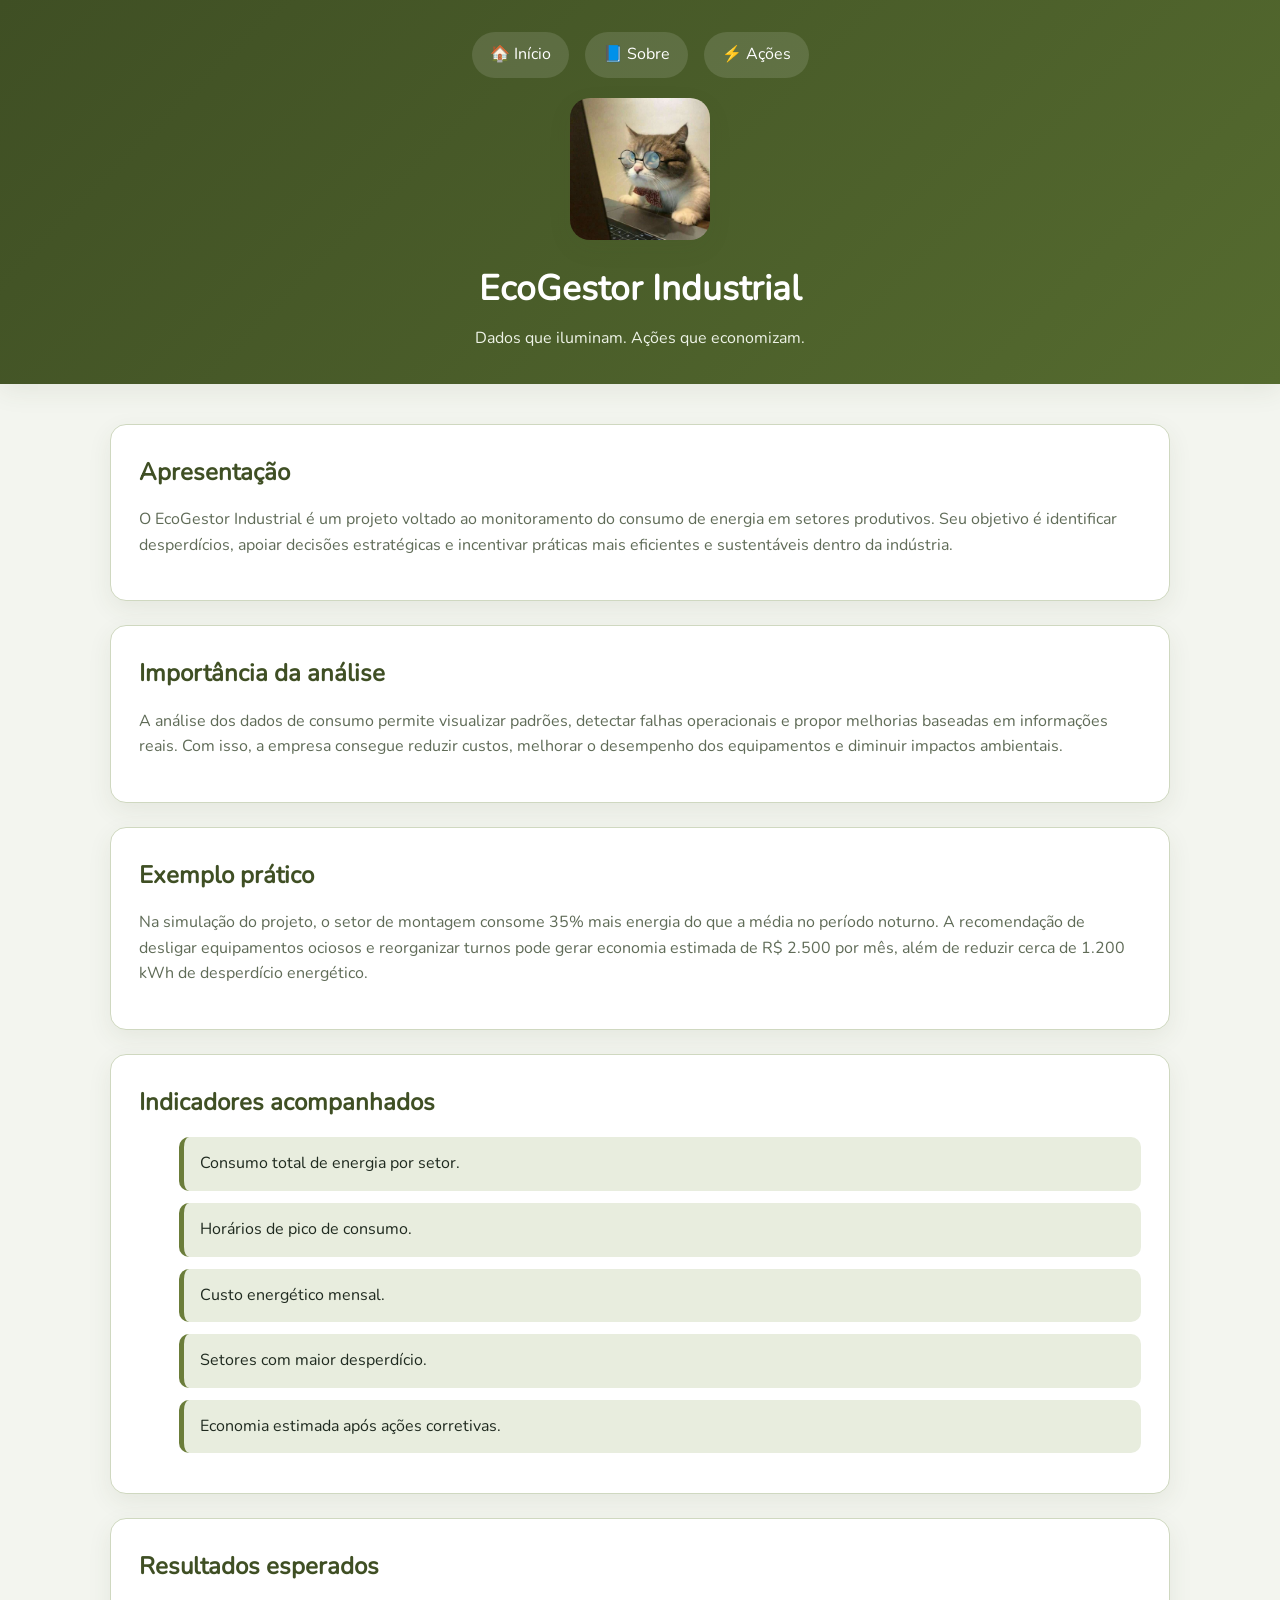
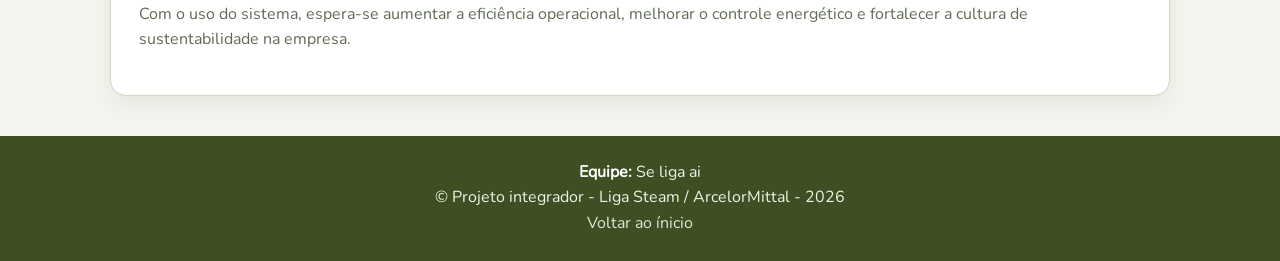
<file: index.html>
<!DOCTYPE html>
<html lang="en">
<head>
    <meta charset="UTF-8">
    <meta name="viewport" content="width=<device-width>, initial-scale=1.0">
    <title>EcoGestor Industrial</title>
    <link rel="stylesheet" href="assets/css/style.css">
</head>

<body>
    <header>
        <nav class="menu-navegacao">
        <a href="index.html">🏠 Início</a>
        <a href="sobre.html">📘 Sobre</a>
        <a href="acoes.html">⚡ Ações</a>
        </nav>

        <div> <img src="monitora.jpg" alt="" srcset=""></div>
        <h1>EcoGestor Industrial</h1>
        <p>Dados que iluminam. Ações que economizam.</p>
    </header>
    <main>
        <section>
        <h2>Apresentação</h2>
        <p>
        O EcoGestor Industrial é um projeto voltado ao monitoramento do consumo
        de energia em setores produtivos. Seu objetivo é identificar desperdícios,
        apoiar decisões estratégicas e incentivar práticas mais eficientes e
        sustentáveis dentro da indústria.
        </p>
        </section>

        <section>
        <h2>Importância da análise</h2>
        <p>
        A análise dos dados de consumo permite visualizar padrões, detectar falhas
        operacionais e propor melhorias baseadas em informações reais. Com isso,
        a empresa consegue reduzir custos, melhorar o desempenho dos equipamentos
        e diminuir impactos ambientais.
        </p>
        </section>
        <section>
        <h2>Exemplo prático</h2>
        <p>
        Na simulação do projeto, o setor de montagem consome 35% mais energia do
        que a média no período noturno. A recomendação de desligar equipamentos
        ociosos e reorganizar turnos pode gerar economia estimada de R$ 2.500 por
        mês, além de reduzir cerca de 1.200 kWh de desperdício energético.
        </p>
        </section>

        <section>
        <h2>Indicadores acompanhados</h2>
        <ul>
        <li>Consumo total de energia por setor.</li>
        <li>Horários de pico de consumo.</li>
        <li>Custo energético mensal.</li>
        <li>Setores com maior desperdício.</li>
        <li>Economia estimada após ações corretivas.</li>
        </ul>
        </section>

        <section>
         <h2>Resultados esperados</h2>
        <p>
        Com o uso do sistema, espera-se aumentar a eficiência operacional,
        melhorar o controle energético e fortalecer a cultura de sustentabilidade
        na empresa.
        </p>
        </section>
    </main>
    <footer>
        <p><strong>Equipe:</strong> Se liga ai</p>
        <p>&copy; Projeto integrador - Liga Steam / ArcelorMittal - 2026
        </p>
        <a href="#">Voltar ao ínicio</a>
    </footer>
</body>
</html>
</file>
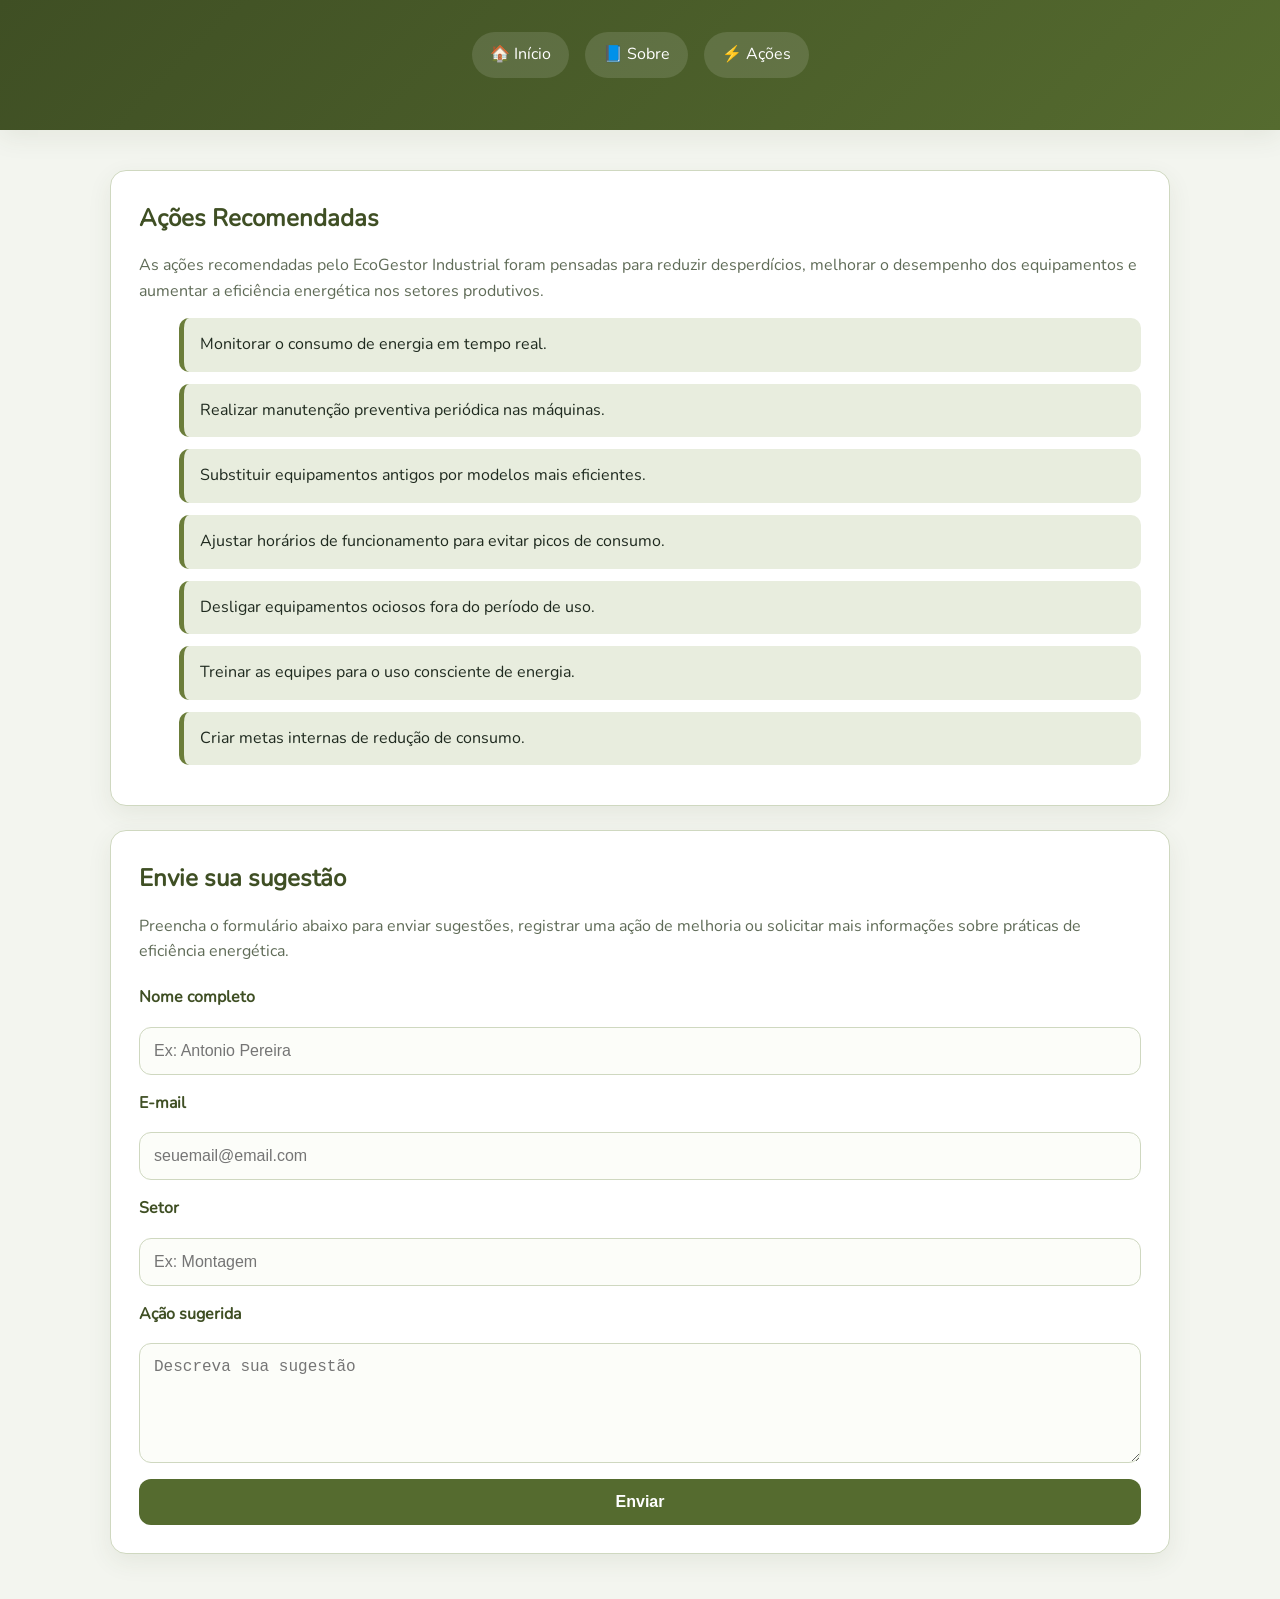
<file: acoes.html>
<!DOCTYPE html>
<html lang="pt-br">
<head>
    <meta charset="UTF-8">
    <meta name="viewport" content="width=device-width, initial-scale=1.0">
    <title>Ações - EcoGestor Industrial</title>
    <link rel="stylesheet" href="assets/css/style.css">
</head>
<body>
  <header>
     <nav class="menu-navegacao">
        <a href="index.html">🏠 Início</a>
        <a href="sobre.html">📘 Sobre</a>
        <a href="acoes.html">⚡ Ações</a>
     </nav>
  </header>

  <main>
    <section>
      <h1>Ações Recomendadas</h1>
      <p>
        As ações recomendadas pelo EcoGestor Industrial foram pensadas para
        reduzir desperdícios, melhorar o desempenho dos equipamentos e aumentar
        a eficiência energética nos setores produtivos.
      </p>

      <ul>
        <li>Monitorar o consumo de energia em tempo real.</li>
        <li>Realizar manutenção preventiva periódica nas máquinas.</li>
        <li>Substituir equipamentos antigos por modelos mais eficientes.</li>
        <li>Ajustar horários de funcionamento para evitar picos de consumo.</li>
        <li>Desligar equipamentos ociosos fora do período de uso.</li>
        <li>Treinar as equipes para o uso consciente de energia.</li>
        <li>Criar metas internas de redução de consumo.</li>
      </ul>
    </section>

    <section>
      <h2>Envie sua sugestão</h2>
      <p>
        Preencha o formulário abaixo para enviar sugestões, registrar uma ação de
        melhoria ou solicitar mais informações sobre práticas de eficiência energética.
      </p>

      <form>
        <label for="nome">Nome completo</label>
        <input type="text" id="nome" name="nome" placeholder="Ex: Antonio Pereira" required />

        <label for="email">E-mail</label>
        <input type="email" id="email" name="email" placeholder="seuemail@email.com" required />

        <label for="setor">Setor</label>
        <input type="text" id="setor" name="setor" placeholder="Ex: Montagem" />

        <label for="acao">Ação sugerida</label>
        <textarea id="acao" name="acao" rows="5" placeholder="Descreva sua sugestão"></textarea>

        <button type="submit">Enviar</button>
      </form>
    </section>
  </main>
</body>
</html>
</file>
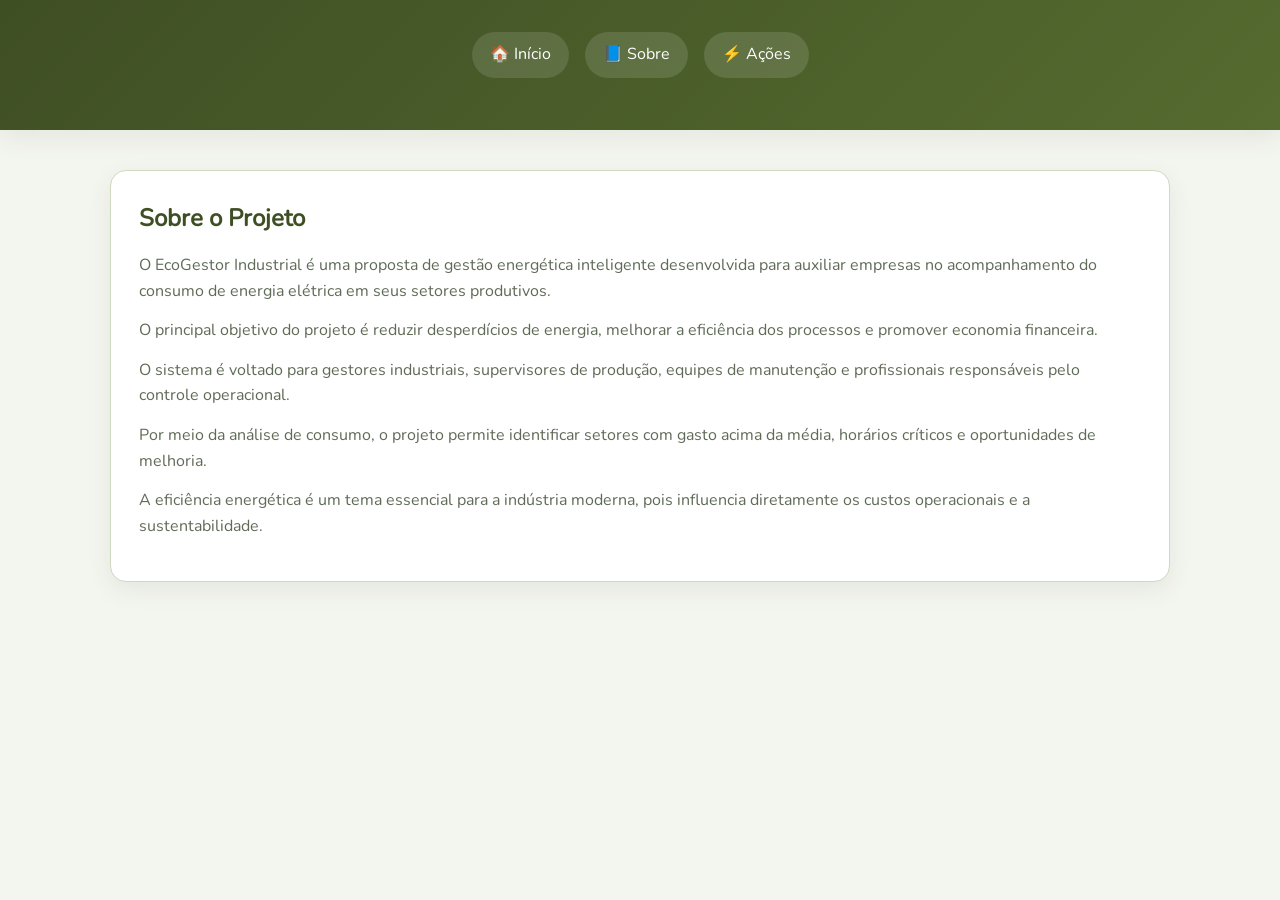
<file: sobre.html>
<!DOCTYPE html>
<html lang="pt-br">
<head>
    <meta charset="UTF-8">
    <meta name="viewport" content="width=device-width, initial-scale=1.0">
    <title>Sobre - EcoGestor Industrial</title>
    <link rel="stylesheet" href="assets/css/style.css">
</head>
<body>
  <header>
     <nav class="menu-navegacao">
        <a href="index.html">🏠 Início</a>
        <a href="sobre.html">📘 Sobre</a>
        <a href="acoes.html">⚡ Ações</a>
    </nav>
  </header>

  <main>
    <section>
      <h1>Sobre o Projeto</h1>
      <p>
        O EcoGestor Industrial é uma proposta de gestão energética inteligente
        desenvolvida para auxiliar empresas no acompanhamento do consumo de
        energia elétrica em seus setores produtivos.
      </p>
      <p>
        O principal objetivo do projeto é reduzir desperdícios de energia,
        melhorar a eficiência dos processos e promover economia financeira.
      </p>
      <p>
        O sistema é voltado para gestores industriais, supervisores de produção,
        equipes de manutenção e profissionais responsáveis pelo controle operacional.
      </p>
      <p>
        Por meio da análise de consumo, o projeto permite identificar setores com
        gasto acima da média, horários críticos e oportunidades de melhoria.
      </p>
      <p>
        A eficiência energética é um tema essencial para a indústria moderna,
        pois influencia diretamente os custos operacionais e a sustentabilidade.
      </p>
    </section>
  </main>
</body>
</html>
</file>
<file: assets/css/style.css>
/*Adicionar font baixada*/
@font-face {
    /*Nomeia a fonte escolhida*/
    font-family:"benzinho";
    /*Indica caminho do arquivo da fonte*/
    src: url("/assets/fonts/Nunito-VariableFont_wght.ttf") format("truetype");
    /*define a espessura da fonte*/
    font-weight: normal;
}


/*RESET CSS*/
* {
    /** Reseta a margem pardão do navegador**/
    margin: 0;
    /*Não permite que o navegador altere o tamanho da caixa*/
    box-sizing: border-box;
}

:root {
  --bg: #f3f5ef;
  --surface: #ffffff;
  --surface-2: #e8edde;
  --primary: #556b2f;
  --primary-dark: #3f4f24;
  --accent: #6b7d3a;
  --text: #1f2a1f;
  --text-soft: #5f6b57;
  --border: #cfd8c0;
  --shadow: 0 8px 24px rgba(63, 79, 36, 0.08);
  --radius: 16px;
}
/*body corpo*/

body{
    /*Chama a fonte escolhida*/
    font-family: 'benzinho';
  background: var(--bg);
  color: var(--text);
  line-height: 1.6;
}

/*Cabeçalho*/

header {
  background: linear-gradient(135deg, var(--primary-dark), var(--primary));
  color: white;
  padding: 32px 20px;
  text-align: center;
  box-shadow: var(--shadow);
}

.menu-navegacao,
nav {
  display: flex;
  justify-content: center;
  gap: 16px;
  flex-wrap: wrap;
  margin-bottom: 20px;
}

.menu-navegacao a,
nav a {
  text-decoration: none;
  color: white;
  background-color: rgba(255, 255, 255, 0.12);
  padding: 10px 18px;
  border-radius: 999px;
  font-weight: 500;
  transition: 0.3s;
}

.menu-navegacao a:hover,
nav a:hover {
  background-color: rgba(255, 255, 255, 0.22);
}

header img {
  width: 140px;
  max-width: 100%;
  border-radius: 20px;
  margin: 0 auto 20px;
  display: block;
  box-shadow: var(--shadow);
}

header h1 {
  font-size: 2.2rem;
  margin-bottom: 10px;
}

header p {
  font-size: 1rem;
  color: #eef3e7;
}

main {
  max-width: 1100px;
  margin: 40px auto;
  padding: 0 20px;
  display: grid;
  gap: 24px;
}

section {
  background: var(--surface);
  border: 1px solid var(--border);
  border-radius: var(--radius);
  padding: 28px;
  box-shadow: var(--shadow);
}

section h1,
section h2 {
  color: var(--primary-dark);
  margin-bottom: 16px;
  font-size: 1.5rem;
}

section p {
  color: var(--text-soft);
  margin-bottom: 14px;
}

ul {
  list-style: none;
  margin-top: 10px;
}

ul li {
  background: var(--surface-2);
  margin-bottom: 12px;
  padding: 14px 16px;
  border-left: 5px solid var(--accent);
  border-radius: 10px;
  color: var(--text);
  font-weight: 500;
}

form {
  display: grid;
  gap: 16px;
  margin-top: 20px;
}

label {
  font-weight: 600;
  color: var(--primary-dark);
}

input,
textarea {
  width: 100%;
  padding: 14px;
  border: 1px solid var(--border);
  border-radius: 12px;
  outline: none;
  font-size: 1rem;
  background: #fcfdf9;
  color: var(--text);
}

input:focus,
textarea:focus {
  border-color: var(--accent);
  box-shadow: 0 0 0 3px rgba(107, 125, 58, 0.15);
}

button {
  background: var(--primary);
  color: white;
  border: none;
  padding: 14px 22px;
  border-radius: 12px;
  font-size: 1rem;
  font-weight: 600;
  cursor: pointer;
  transition: 0.3s;
}

button:hover {
  background: var(--primary-dark);
}

footer {
  margin-top: 40px;
  background: var(--primary-dark);
  color: #eef3e7;
  text-align: center;
  padding: 24px 20px;
}

footer a {
  color: #dfe8d2;
  text-decoration: none;
}

footer a:hover {
  text-decoration: underline;
}

strong {
  color: #ffffff;
}

@media (max-width: 768px) {
  header h1 {
    font-size: 1.8rem;
  }

  section {
    padding: 20px;
  }

  .menu-navegacao,
  nav {
    flex-direction: column;
    align-items: center;
  }
}
</file>
